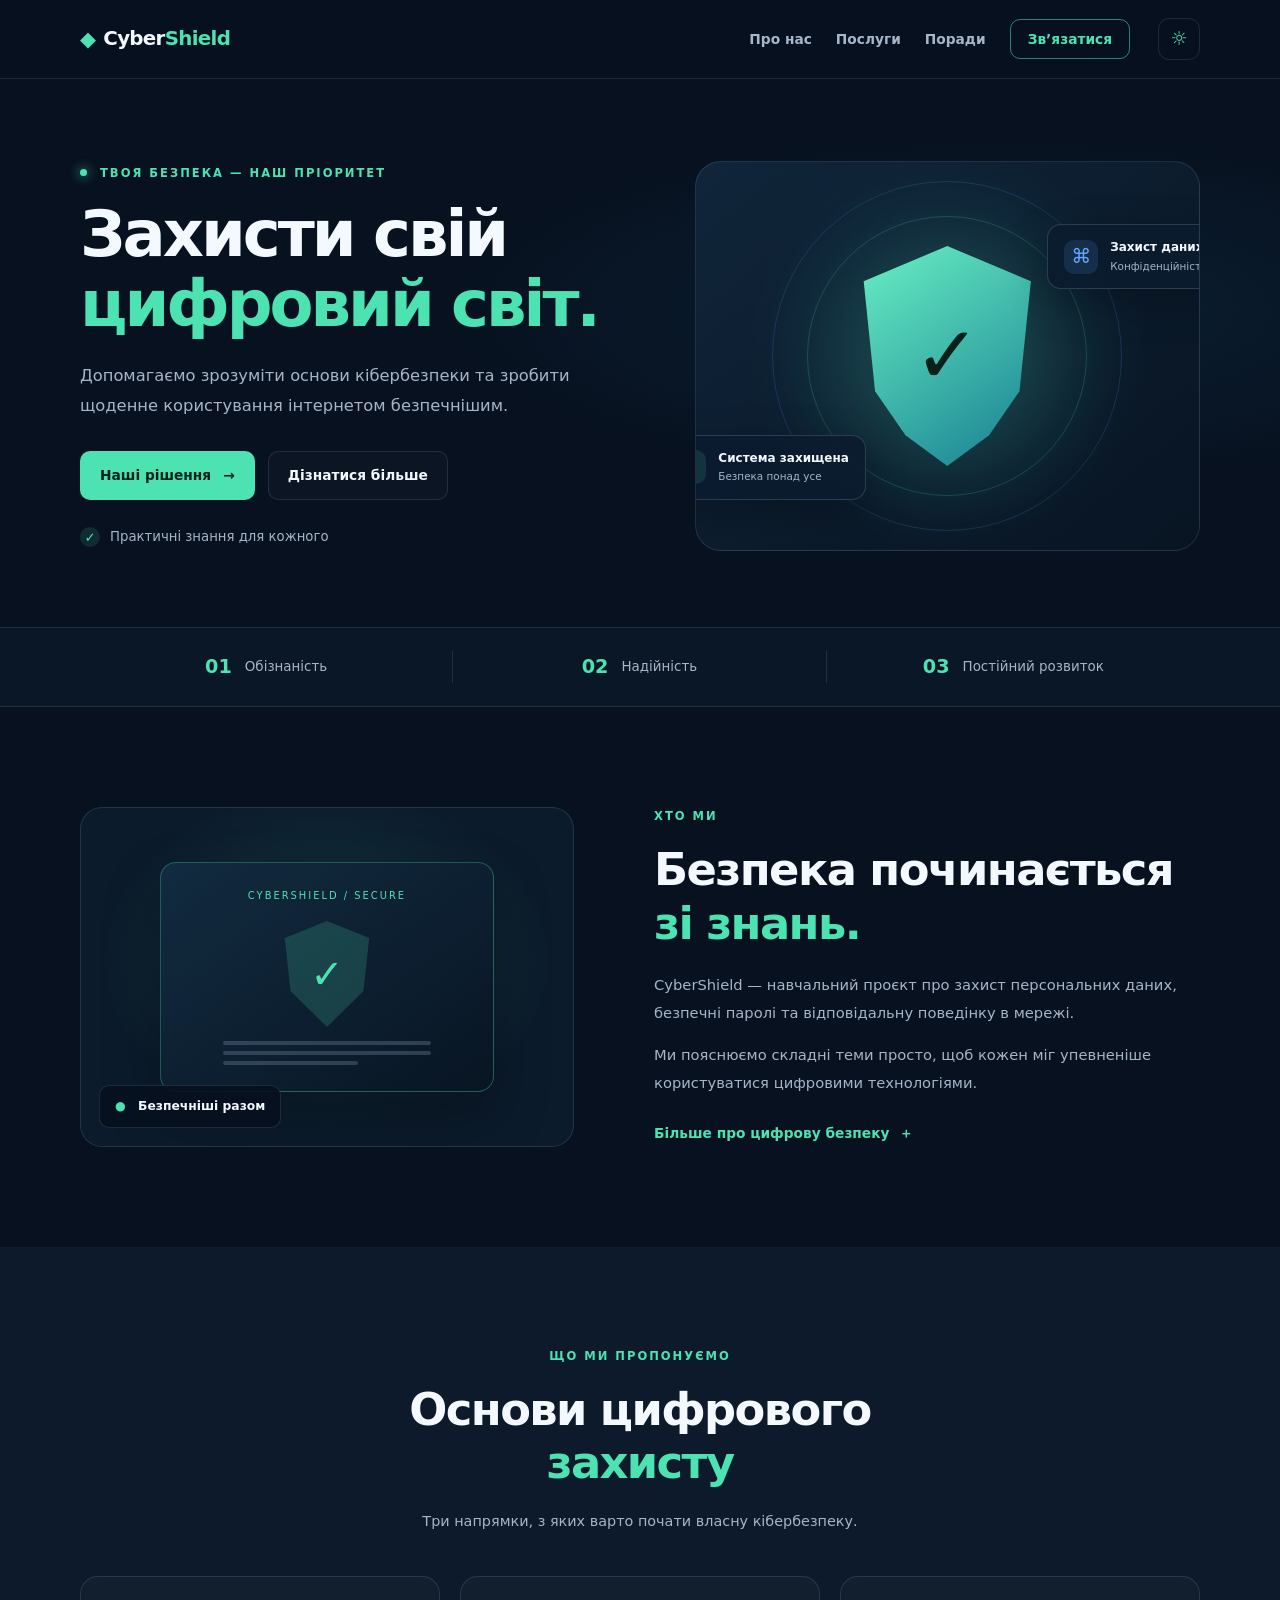
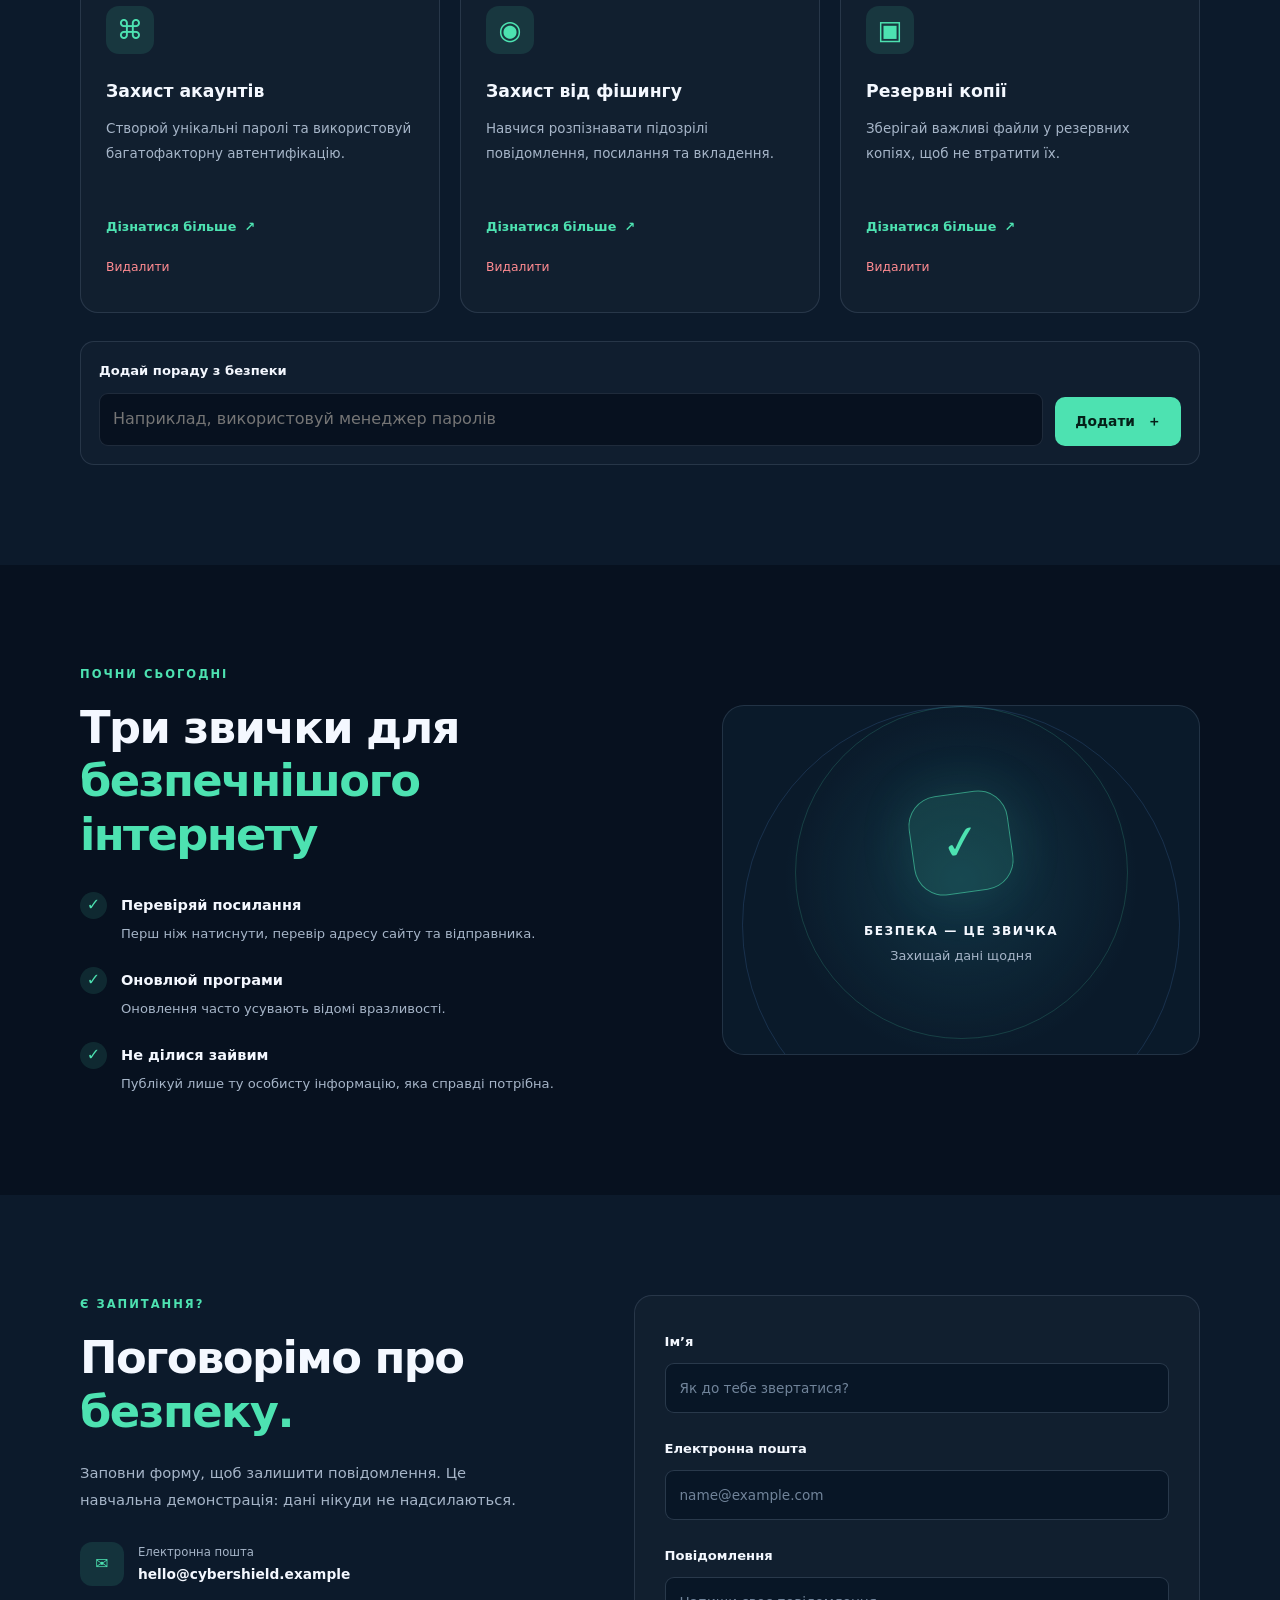
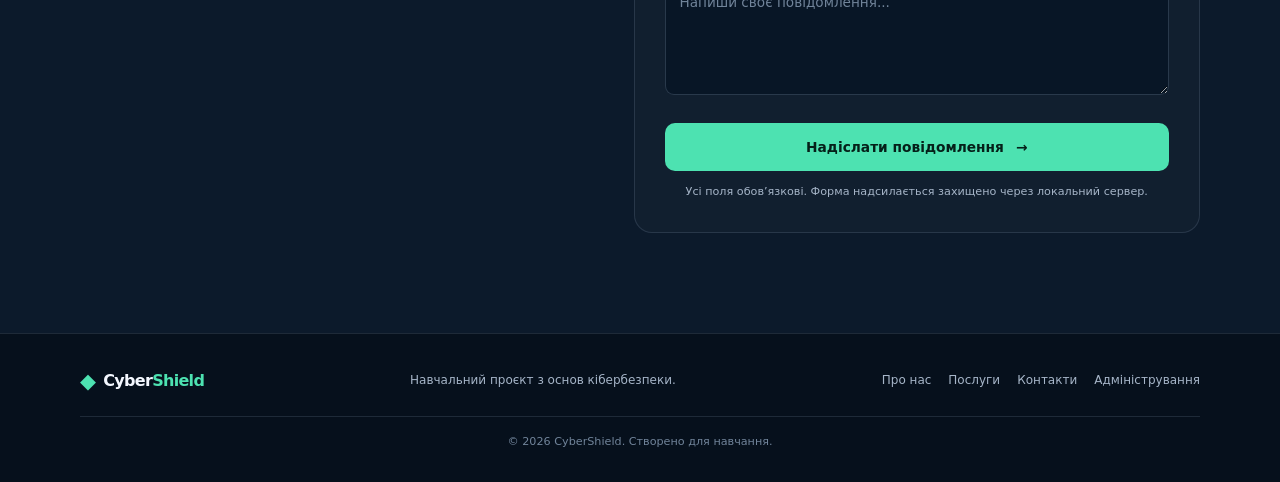
<file: index.html>
<!doctype html>
<html lang="uk">
<head>
  <meta charset="utf-8"><meta name="viewport" content="width=device-width, initial-scale=1">
  <meta name="description" content="CyberShield — прості поради та рішення для цифрової безпеки.">
  <meta name="theme-color" content="#07111f"><title>CyberShield — цифрова безпека</title>
  <link rel="icon" href="favicon.ico" sizes="32x32" type="image/vnd.microsoft.icon">
  <link rel="icon" href="favicon.svg" type="image/svg+xml">
  <link rel="stylesheet" href="styles.css"><link rel="stylesheet" href="interactions.css"><script src="script.js" defer></script>
</head>
<body>
  <header class="site-header" id="top"><div class="container header-inner">
    <a class="brand" href="#top" aria-label="CyberShield — на головну"><span class="brand-mark" aria-hidden="true">◆</span> Cyber<span>Shield</span></a>
    <button class="menu-toggle" type="button" aria-expanded="false" aria-controls="main-nav" aria-label="Відкрити меню"><span></span><span></span><span></span></button>
    <nav id="main-nav" aria-label="Головна навігація"><ul class="nav-list"><li><a href="#about">Про нас</a></li><li><a href="#services">Послуги</a></li><li><a href="#tips">Поради</a></li><li><a class="nav-cta" href="#contact">Зв’язатися</a></li></ul></nav>
    <button class="theme-toggle" type="button" aria-label="Увімкнути світлу тему" title="Змінити тему"><span aria-hidden="true">☼</span></button>
  </div></header>
  <main>
    <section class="hero"><div class="container hero-grid"><div class="hero-copy">
      <p class="eyebrow"><span class="status-dot"></span> ТВОЯ БЕЗПЕКА — НАШ ПРІОРИТЕТ</p><h1>Захисти свій <span>цифровий світ.</span></h1>
      <p class="hero-text">Допомагаємо зрозуміти основи кібербезпеки та зробити щоденне користування інтернетом безпечнішим.</p>
      <div class="hero-actions"><a class="button button-primary" href="#services">Наші рішення <span aria-hidden="true">→</span></a><button class="button button-ghost reveal-button" type="button" aria-expanded="false" aria-controls="hero-extra">Дізнатися більше</button></div>
      <p class="hero-extra" id="hero-extra" hidden>Кілька простих звичок допоможуть краще захистити твої акаунти, пристрої та особисті дані.</p>
      <div class="hero-note"><span class="check-icon">✓</span> Практичні знання для кожного</div></div>
      <div class="hero-visual" role="img" aria-label="Ілюстрація цифрового щита"><div class="shield-glow"></div><div class="shield-illustration"><span>✓</span></div><div class="orbit orbit-a"></div><div class="orbit orbit-b"></div>
        <div class="floating-card card-top"><span class="mini-icon">⌘</span><div><strong>Захист даних</strong><small>Конфіденційність</small></div></div><div class="floating-card card-bottom"><span class="mini-icon green">✓</span><div><strong>Система захищена</strong><small>Безпека понад усе</small></div></div>
      </div></div></section>
    <section class="stats-strip" aria-label="Наші принципи"><div class="container stats-grid"><div><strong>01</strong><span>Обізнаність</span></div><div><strong>02</strong><span>Надійність</span></div><div><strong>03</strong><span>Постійний розвиток</span></div></div></section>
    <section class="section about-section" id="about"><div class="container about-grid"><div class="about-art"><div class="screen-card"><span class="screen-top">CYBERSHIELD / SECURE</span><div class="screen-shield">✓</div><div class="screen-lines"><i></i><i></i><i></i></div></div><div class="image-label"><span>●</span> Безпечніші разом</div></div><div class="section-copy"><p class="eyebrow">ХТО МИ</p><h2>Безпека починається <span>зі знань.</span></h2><p>CyberShield — навчальний проєкт про захист персональних даних, безпечні паролі та відповідальну поведінку в мережі.</p><p>Ми пояснюємо складні теми просто, щоб кожен міг упевненіше користуватися цифровими технологіями.</p><button class="text-link learn-button" type="button" aria-expanded="false" aria-controls="about-extra">Більше про цифрову безпеку <span>＋</span></button><div class="about-extra" id="about-extra" hidden>Почни з малого: увімкни багатофакторну автентифікацію, оновлюй пристрої та перевіряй посилання перед переходом.</div></div></div></section>
    <section class="section services-section" id="services"><div class="container"><div class="section-heading"><p class="eyebrow">ЩО МИ ПРОПОНУЄМО</p><h2>Основи цифрового <span>захисту</span></h2><p>Три напрямки, з яких варто почати власну кібербезпеку.</p></div><div class="service-grid" id="service-grid" aria-live="polite"></div><form class="add-tip-form" id="add-tip-form"><label for="tip-title">Додай пораду з безпеки</label><input id="tip-title" name="tip" maxlength="80" placeholder="Наприклад, використовуй менеджер паролів" required><button class="button button-primary" type="submit">Додати <span>＋</span></button></form></div></section>
    <section class="section tips-section" id="tips"><div class="container tips-grid"><div><p class="eyebrow">ПОЧНИ СЬОГОДНІ</p><h2>Три звички для <span>безпечнішого інтернету</span></h2><ul class="tips-list" id="tips-list" aria-live="polite"></ul></div><div class="tips-panel"><div class="panel-orbit orbit-one"></div><div class="panel-orbit orbit-two"></div><div class="panel-center"><span>✓</span></div><p class="panel-tag">БЕЗПЕКА — ЦЕ ЗВИЧКА</p><p class="panel-small">Захищай дані щодня</p></div></div></section>
    <section class="section contact-section" id="contact"><div class="container contact-grid"><div class="contact-copy"><p class="eyebrow">Є ЗАПИТАННЯ?</p><h2>Поговорімо про <span>безпеку.</span></h2><p>Заповни форму, щоб залишити повідомлення. Це навчальна демонстрація: дані нікуди не надсилаються.</p><div class="contact-detail"><span>✉</span><div><small>Електронна пошта</small><a href="mailto:hello@cybershield.example">hello@cybershield.example</a></div></div></div>
      <form class="contact-form" id="contact-form" action="/api/messages" method="post" novalidate><label for="name">Ім’я</label><input id="name" name="name" type="text" placeholder="Як до тебе звертатися?" autocomplete="name" required minlength="2" aria-describedby="name-error"><span class="field-error" id="name-error"></span><label for="email">Електронна пошта</label><input id="email" name="email" type="email" placeholder="name@example.com" autocomplete="email" required aria-describedby="email-error"><span class="field-error" id="email-error"></span><label for="message">Повідомлення</label><textarea id="message" name="message" rows="4" placeholder="Напиши своє повідомлення..." required minlength="5" aria-describedby="message-error"></textarea><span class="field-error" id="message-error"></span><button class="button button-primary submit-button" type="submit">Надіслати повідомлення <span aria-hidden="true">→</span></button><p class="form-note" id="form-status" role="status" aria-live="polite">Усі поля обов’язкові. Форма надсилається захищено через локальний сервер.</p></form>
    </div></section>
  </main>
  <footer class="site-footer"><div class="container footer-inner"><a class="brand footer-brand" href="#top"><span class="brand-mark">◆</span> Cyber<span>Shield</span></a><p>Навчальний проєкт з основ кібербезпеки.</p><div class="footer-links"><a href="#about">Про нас</a><a href="#services">Послуги</a><a href="mailto:hello@cybershield.example">Контакти</a><a href="/messages">Адміністрування</a></div><small>© 2026 CyberShield. Створено для навчання.</small></div></footer>
</body></html>
</file>
<file: styles.css>
:root {
  --bg: #07111f;
  --bg-soft: #0c1a2b;
  --panel: #102238;
  --text: #f4f8ff;
  --muted: #a6b5c8;
  --accent: #4de2b1;
  --accent-blue: #65a8ff;
  --line: rgba(190, 215, 242, .13);
  --radius: 22px;
}
* { box-sizing: border-box; }
html { scroll-behavior: smooth; scroll-padding-top: 90px; }
body { margin: 0; background: var(--bg); color: var(--text); font-family: system-ui, -apple-system, BlinkMacSystemFont, 'Segoe UI', sans-serif; line-height: 1.65; overflow-wrap: break-word; }
img { display: block; max-width: 100%; }
a { color: inherit; text-decoration: none; }
button, input, textarea { font: inherit; }
.container { width: min(1120px, calc(100% - 48px)); margin-inline: auto; }
.site-header { position: sticky; top: 0; z-index: 10; background: rgba(7,17,31,.91); backdrop-filter: blur(14px); border-bottom: 1px solid var(--line); }
.header-inner { min-height: 78px; display: flex; align-items: center; justify-content: space-between; gap: 28px; }
.brand { display: inline-flex; align-items: center; gap: 8px; font-size: 1.24rem; font-weight: 800; letter-spacing: -.7px; white-space: nowrap; }
.brand > span:last-child { margin-left: -8px; color: var(--accent); }
.brand-mark { color: var(--accent); font-size: 1.3rem; }
.nav-list { display: flex; align-items: center; gap: 30px; list-style: none; padding: 0; margin: 0; }
.nav-list a { color: var(--muted); font-size: .86rem; font-weight: 700; transition: color .2s ease, background .2s ease, border-color .2s ease; }
.nav-list a:hover, .footer-links a:hover { color: var(--accent); }
.nav-list .nav-cta { padding: 11px 17px; border: 1px solid rgba(77,226,177,.55); border-radius: 10px; color: var(--accent); }
.nav-list .nav-cta:hover { color: var(--bg); background: var(--accent); }
a:focus-visible, button:focus-visible, input:focus-visible, textarea:focus-visible { outline: 3px solid var(--accent-blue); outline-offset: 4px; }
.hero { padding: 82px 0 76px; background: radial-gradient(ellipse at 78% 42%, rgba(27,91,130,.2), transparent 40%), var(--bg); }
.hero-grid { display: grid; grid-template-columns: 1.05fr .95fr; align-items: center; gap: 56px; }
.eyebrow { margin: 0 0 17px; color: var(--accent); font-size: .72rem; font-weight: 800; letter-spacing: 2px; }
.status-dot { display: inline-block; width: 7px; height: 7px; margin: 0 7px 1px 0; border-radius: 50%; background: var(--accent); box-shadow: 0 0 12px var(--accent); }
h1, h2, h3, p { margin-top: 0; }
h1 { max-width: 620px; margin-bottom: 22px; font-size: clamp(2.7rem, 5vw, 4.35rem); line-height: 1.08; letter-spacing: -3px; }
h1 span, h2 span { color: var(--accent); }
.hero-text { max-width: 510px; color: var(--muted); font-size: 1.02rem; line-height: 1.85; }
.hero-actions { display: flex; flex-wrap: wrap; gap: 13px; margin-top: 30px; }
.button { min-height: 48px; display: inline-flex; align-items: center; justify-content: center; gap: 12px; padding: 12px 19px; border: 1px solid transparent; border-radius: 10px; cursor: pointer; font-weight: 800; font-size: .86rem; transition: transform .2s ease, background .2s ease, border-color .2s ease; }
.button:hover { transform: translateY(-3px); }
.button-primary { background: var(--accent); color: #052019; }
.button-primary:hover { background: #8af4d0; }
.button-ghost { color: var(--text); border-color: var(--line); background: rgba(255,255,255,.02); }
.button-ghost:hover { border-color: var(--accent); }
.hero-note { display: flex; align-items: center; gap: 10px; margin-top: 26px; color: var(--muted); font-size: .83rem; }
.check-icon { display: grid; place-items: center; width: 20px; height: 20px; border-radius: 50%; background: rgba(77,226,177,.13); color: var(--accent); }
.hero-visual { position: relative; min-width: 0; }
.hero-visual > img { width: 100%; filter: drop-shadow(0 24px 45px rgba(0,0,0,.28)); }
.floating-card { position: absolute; display: flex; align-items: center; gap: 12px; padding: 13px 16px; border: 1px solid rgba(180,215,246,.18); border-radius: 14px; background: rgba(12,28,47,.94); box-shadow: 0 14px 40px rgba(0,0,0,.25); }
.card-top { top: 16%; right: -5%; }
.card-bottom { bottom: 13%; left: -8%; }
.mini-icon { display: grid; place-items: center; width: 34px; height: 34px; border-radius: 10px; background: rgba(101,168,255,.13); color: var(--accent-blue); font-size: 1.25rem; }
.mini-icon.green { background: rgba(77,226,177,.12); color: var(--accent); }
.floating-card strong, .floating-card small { display: block; }
.floating-card strong { font-size: .75rem; }
.floating-card small { color: var(--muted); font-size: .65rem; }
.stats-strip { border-block: 1px solid var(--line); background: #091726; }
.stats-grid { display: grid; grid-template-columns: repeat(3,1fr); padding: 23px 0; }
.stats-grid > div { display: flex; justify-content: center; align-items: center; gap: 13px; border-right: 1px solid var(--line); }
.stats-grid > div:last-child { border: 0; }
.stats-grid strong { color: var(--accent); font-size: 1.2rem; }
.stats-grid span { color: var(--muted); font-size: .84rem; }
.section { padding: 100px 0; }
.about-grid { display: grid; grid-template-columns: .95fr 1.05fr; align-items: center; gap: 80px; }
.about-image { position: relative; }
.about-image img { width: 100%; border: 1px solid var(--line); border-radius: var(--radius); }
.image-label { position: absolute; bottom: 18px; left: 18px; padding: 10px 15px; border: 1px solid var(--line); border-radius: 10px; background: rgba(7,17,31,.92); font-size: .77rem; font-weight: 700; }
.image-label span { margin-right: 8px; color: var(--accent); }
h2 { margin-bottom: 20px; font-size: clamp(2rem, 3.5vw, 3rem); line-height: 1.2; letter-spacing: -1.6px; }
.section-copy > p:not(.eyebrow), .contact-copy > p:not(.eyebrow) { color: var(--muted); font-size: .92rem; line-height: 1.9; }
.text-link { display: inline-flex; gap: 9px; align-items: center; margin-top: 10px; color: var(--accent); font-weight: 800; font-size: .86rem; }
.text-link:hover { text-decoration: underline; text-underline-offset: 5px; }
.services-section { background: var(--bg-soft); }
.section-heading { max-width: 650px; margin: 0 auto 42px; text-align: center; }
.section-heading > p:last-child { color: var(--muted); font-size: .9rem; }
.service-grid { display: grid; grid-template-columns: repeat(3,minmax(0,1fr)); gap: 20px; }
.service-card { padding: 29px 25px; border: 1px solid var(--line); border-radius: 18px; background: rgba(255,255,255,.025); transition: transform .22s ease, border-color .22s ease, background .22s ease; }
.service-card:hover { transform: translateY(-6px); border-color: rgba(77,226,177,.5); background: rgba(77,226,177,.045); }
.featured-card { border-color: rgba(77,226,177,.36); background: rgba(77,226,177,.045); }
.service-icon { display: grid; place-items: center; width: 48px; height: 48px; margin-bottom: 23px; border-radius: 13px; background: rgba(77,226,177,.12); color: var(--accent); font-size: 1.65rem; }
.service-card h3 { margin-bottom: 12px; font-size: 1.08rem; }
.service-card p { min-height: 82px; color: var(--muted); font-size: .84rem; line-height: 1.8; }
.service-card a { display: inline-flex; gap: 8px; color: var(--accent); font-size: .8rem; font-weight: 800; }
.service-card a:hover { gap: 13px; }
.tips-grid { display: grid; grid-template-columns: 1fr .85fr; align-items: center; gap: 80px; }
.tips-list { display: grid; gap: 22px; margin: 30px 0 0; padding: 0; list-style: none; }
.tips-list li { display: flex; gap: 14px; }
.tips-list li > span { flex: 0 0 27px; display: grid; place-items: center; width: 27px; height: 27px; border-radius: 50%; background: rgba(77,226,177,.12); color: var(--accent); font-weight: 800; }
.tips-list strong { font-size: .91rem; }
.tips-list p { margin: 5px 0 0; color: var(--muted); font-size: .82rem; }
.tips-panel { min-height: 350px; position: relative; display: grid; align-content: center; justify-items: center; overflow: hidden; border: 1px solid var(--line); border-radius: var(--radius); background: radial-gradient(circle at center, rgba(39,130,148,.24), transparent 60%), #0a1a2a; }
.panel-orbit { position: absolute; border: 1px solid rgba(77,226,177,.18); border-radius: 50%; aspect-ratio: 1; }
.orbit-one { width: 70%; }
.orbit-two { width: 92%; border-color: rgba(101,168,255,.16); }
.panel-center { z-index: 1; display: grid; place-items: center; width: 100px; height: 100px; border: 1px solid rgba(77,226,177,.55); border-radius: 30px; background: rgba(77,226,177,.12); color: var(--accent); font-size: 3rem; box-shadow: 0 0 55px rgba(77,226,177,.12); transform: rotate(-8deg); }
.panel-tag { z-index: 1; margin: 28px 0 4px; font-size: .76rem; font-weight: 800; letter-spacing: 1.5px; }
.panel-small { z-index: 1; margin: 0; color: var(--muted); font-size: .8rem; }
.contact-section { background: var(--bg-soft); }
.contact-grid { display: grid; grid-template-columns: .9fr 1.1fr; gap: 90px; align-items: start; }
.contact-detail { display: flex; align-items: center; gap: 14px; margin-top: 28px; }
.contact-detail > span { display: grid; place-items: center; width: 44px; height: 44px; border-radius: 12px; background: rgba(77,226,177,.12); color: var(--accent); }
.contact-detail small, .contact-detail a { display: block; }
.contact-detail small { color: var(--muted); font-size: .73rem; }
.contact-detail a { font-size: .86rem; font-weight: 700; }
.contact-detail a:hover { color: var(--accent); }
.contact-form { display: grid; gap: 10px; padding: 30px; border: 1px solid var(--line); border-radius: 18px; background: rgba(255,255,255,.025); }
.contact-form label { margin-top: 5px; font-size: .82rem; font-weight: 700; }
.contact-form input, .contact-form textarea { width: 100%; min-width: 0; padding: 13px 14px; border: 1px solid rgba(190,215,242,.18); border-radius: 9px; background: #081626; color: var(--text); font-size: .85rem; transition: border-color .2s ease, box-shadow .2s ease; }
.contact-form input::placeholder, .contact-form textarea::placeholder { color: #71849a; }
.contact-form input:focus, .contact-form textarea:focus { border-color: var(--accent); box-shadow: 0 0 0 3px rgba(77,226,177,.08); outline: none; }
.contact-form textarea { resize: vertical; }
.submit-button { width: 100%; margin-top: 8px; }
.form-note { margin: 2px 0 0; color: var(--muted); font-size: .7rem; text-align: center; }
.site-footer { padding: 30px 0; border-top: 1px solid var(--line); background: #06101c; }
.footer-inner { display: flex; align-items: center; justify-content: space-between; flex-wrap: wrap; gap: 18px 25px; }
.footer-brand { font-size: 1rem; }
.footer-inner > p { margin: 0; color: var(--muted); font-size: .75rem; }
.footer-links { display: flex; gap: 17px; }
.footer-links a { color: var(--muted); font-size: .75rem; transition: color .2s ease; }
.footer-inner > small { width: 100%; padding-top: 16px; border-top: 1px solid var(--line); color: #71849a; font-size: .7rem; text-align: center; }

@media (max-width: 900px) {
  .container { width: min(100% - 40px, 700px); }
  .header-inner { min-height: 72px; }
  .nav-list { gap: 17px; }
  .nav-list a { font-size: .78rem; }
  .hero { padding: 65px 0; }
  .hero-grid { gap: 24px; grid-template-columns: 1fr 1fr; }
  h1 { font-size: clamp(2.45rem, 6vw, 3.5rem); letter-spacing: -2px; }
  .card-top { right: -2%; }
  .card-bottom { left: -2%; }
  .floating-card { padding: 10px 12px; }
  .about-grid, .tips-grid { gap: 40px; }
  .contact-grid { gap: 40px; }
  .section { padding: 78px 0; }
}
@media (max-width: 600px) {
  .container { width: calc(100% - 36px); }
  .header-inner { align-items: flex-start; flex-direction: column; gap: 10px; padding-top: 15px; padding-bottom: 14px; }
  .brand { font-size: 1.13rem; }
  .nav-list { width: 100%; flex-wrap: wrap; gap: 8px 17px; }
  .nav-list a { font-size: .76rem; }
  .nav-list .nav-cta { padding: 6px 10px; }
  .hero { padding: 50px 0 42px; }
  .hero-grid { grid-template-columns: 1fr; gap: 25px; }
  .hero-copy { min-width: 0; }
  .eyebrow { font-size: .65rem; letter-spacing: 1.5px; }
  h1 { font-size: clamp(2.45rem, 12vw, 3.25rem); letter-spacing: -1.8px; }
  .hero-text { font-size: .9rem; }
  .hero-actions { gap: 10px; }
  .button { padding: 11px 13px; font-size: .77rem; }
  .hero-visual { width: 100%; max-width: 390px; margin: 0 auto; }
  .floating-card { gap: 8px; padding: 8px 10px; }
  .floating-card strong { font-size: .65rem; }
  .floating-card small { font-size: .58rem; }
  .mini-icon { width: 28px; height: 28px; }
  .card-top { top: 10%; right: -1%; }
  .card-bottom { bottom: 8%; left: -1%; }
  .stats-grid { padding: 17px 0; gap: 6px; }
  .stats-grid > div { flex-direction: column; gap: 2px; text-align: center; }
  .stats-grid strong { font-size: 1rem; }
  .stats-grid span { font-size: .66rem; }
  .section { padding: 62px 0; }
  .about-grid, .tips-grid, .contact-grid { grid-template-columns: 1fr; gap: 32px; }
  .about-image { max-width: 460px; }
  h2 { font-size: 2.1rem; letter-spacing: -1px; }
  .section-copy > p:not(.eyebrow), .contact-copy > p:not(.eyebrow) { font-size: .86rem; }
  .section-heading { margin-bottom: 28px; text-align: left; }
  .service-grid { grid-template-columns: 1fr; gap: 14px; }
  .service-card { padding: 23px; }
  .service-card p { min-height: 0; }
  .service-icon { margin-bottom: 15px; }
  .tips-panel { min-height: 285px; }
  .contact-form { padding: 22px 18px; }
  .footer-inner { justify-content: center; text-align: center; }
  .footer-inner > p { width: 100%; }
  .footer-links { justify-content: center; width: 100%; }
}
@media (prefers-reduced-motion: reduce) {
  *, *::before, *::after { scroll-behavior: auto !important; transition-duration: .01ms !important; animation-duration: .01ms !important; }
}
</file>
<file: interactions.css>
:root { color-scheme: dark; --bg: #07111f; --bg-soft: #0c1a2b; --panel: #102238; --text: #f4f8ff; --muted: #a6b5c8; --accent: #4de2b1; --accent-blue: #65a8ff; --line: rgba(190,215,242,.13); }
:root[data-theme="light"] { color-scheme: light; --bg: #f4f8fc; --bg-soft: #eaf1f7; --panel: #fff; --text: #102238; --muted: #53667a; --accent: #087e60; --accent-blue: #2769bb; --line: rgba(20,45,72,.16); }
body, .site-header, .stats-strip, .services-section, .contact-section, .site-footer, .service-card, .contact-form, .contact-form input, .contact-form textarea { transition: background-color .2s ease, color .2s ease, border-color .2s ease; }
:root[data-theme="light"] .site-header { background: rgba(244,248,252,.94); }
:root[data-theme="light"] .stats-strip, :root[data-theme="light"] .site-footer { background: #eaf1f7; }
:root[data-theme="light"] .contact-form input, :root[data-theme="light"] .contact-form textarea { background: #fff; }
[hidden] { display: none !important; }
:root[data-theme="light"] .floating-card, :root[data-theme="light"] .image-label { background: rgba(255,255,255,.94); }
.header-inner { position: relative; }
.theme-toggle, .menu-toggle { display: grid; place-items: center; width: 42px; height: 42px; border: 1px solid var(--line); border-radius: 11px; background: transparent; color: var(--accent); cursor: pointer; font-size: 1.2rem; }
.theme-toggle:hover, .menu-toggle:hover { border-color: var(--accent); }
.menu-toggle { display: none; gap: 4px; align-content: center; }
.menu-toggle span { width: 18px; height: 2px; background: currentColor; border-radius: 2px; }
.header-inner nav { margin-left: auto; }
.header-inner nav .nav-list { gap: 24px; }
.hero-extra, .about-extra { max-width: 490px; margin: 18px 0 0; padding: 14px 16px; border-left: 2px solid var(--accent); border-radius: 0 10px 10px 0; background: rgba(77,226,177,.08); color: var(--muted); font-size: .86rem; }
.learn-button { border: 0; padding: 0; background: none; cursor: pointer; font-family: inherit; }
.hero-visual { min-height: 390px; display: grid; place-items: center; overflow: hidden; border: 1px solid var(--line); border-radius: 26px; background: radial-gradient(circle at 50% 48%, rgba(46,148,151,.2), transparent 62%), linear-gradient(140deg,#10253a,#081422); }
.shield-glow { position: absolute; width: 220px; height: 220px; border-radius: 50%; background: rgba(77,226,177,.13); filter: blur(40px); }
.shield-illustration { z-index: 1; display: grid; place-items: center; width: 190px; height: 220px; clip-path: polygon(50% 0,94% 16%,88% 66%,72% 86%,50% 100%,28% 86%,12% 66%,6% 16%); background: linear-gradient(145deg,#6af2c5,#167c91); color: #082019; font-size: 5rem; box-shadow: 0 0 60px rgba(77,226,177,.25); }
.orbit { position: absolute; width: 280px; height: 280px; border: 1px solid rgba(77,226,177,.2); border-radius: 50%; }
.orbit-b { width: 350px; height: 350px; border-color: rgba(101,168,255,.16); }
.floating-card { z-index: 2; }
.about-art { min-height: 340px; position: relative; display: grid; place-items: center; overflow: hidden; border: 1px solid var(--line); border-radius: var(--radius); background: radial-gradient(ellipse at 50% 45%,rgba(77,226,177,.15),transparent 65%),#0b1b2c; }
.screen-card { width: 68%; min-height: 230px; padding: 18px; border: 1px solid rgba(77,226,177,.32); border-radius: 16px; background: linear-gradient(145deg,#122b40,#081523); box-shadow: 0 24px 55px rgba(0,0,0,.3); text-align: center; }
.screen-top { color: var(--accent); font-size: .62rem; letter-spacing: 2px; }
.screen-shield { display: grid; place-items: center; width: 96px; height: 106px; margin: 14px auto; clip-path: polygon(50% 0,94% 16%,88% 66%,50% 100%,12% 66%,6% 16%); background: rgba(77,226,177,.18); color: var(--accent); font-size: 2.5rem; }
.screen-lines { display: grid; gap: 6px; width: 70%; margin: auto; }
.screen-lines i { height: 4px; border-radius: 5px; background: rgba(190,215,242,.2); }
.screen-lines i:last-child { width: 65%; }
.about-art .image-label { z-index: 1; }
.add-tip-form { display: flex; align-items: end; flex-wrap: wrap; gap: 12px; margin-top: 28px; padding: 18px; border: 1px solid var(--line); border-radius: 14px; background: rgba(255,255,255,.02); }
.add-tip-form label { width: 100%; font-size: .82rem; font-weight: 700; }
.add-tip-form input { flex: 1 1 230px; min-width: 0; padding: 12px 13px; border: 1px solid var(--line); border-radius: 9px; background: var(--bg); color: var(--text); }
.remove-item { display: block; margin-top: 13px; padding: 5px 0; border: 0; background: none; color: #ff8b91; cursor: pointer; font: inherit; font-size: .77rem; }
.remove-item:hover { text-decoration: underline; }
.field-error { min-height: 0; color: #ff999e; font-size: .75rem; }
.field-error:not(:empty) { min-height: 1.25em; }
.contact-form [aria-invalid="true"] { border-color: #ff777f; }
.form-note.success { color: var(--accent); font-weight: 700; }
@media (max-width: 900px) {
  .menu-toggle { display: grid; margin-left: auto; }
  .header-inner nav { display: none; position: absolute; top: calc(100% + 1px); left: -20px; right: -20px; padding: 14px 20px 18px; border-bottom: 1px solid var(--line); background: var(--bg); }
  .header-inner nav.is-open { display: block; }
  .header-inner nav .nav-list { align-items: stretch; flex-direction: column; gap: 8px; }
  .header-inner nav .nav-list a { display: block; padding: 10px 8px; }
  .theme-toggle { flex: 0 0 auto; }
  .header-inner { flex-direction: row; align-items: center; gap: 12px; }
}
@media (max-width: 600px) {
  .hero-visual { min-height: 310px; }
  .shield-illustration { width: 145px; height: 175px; }
  .orbit { width: 230px; height: 230px; }
  .orbit-b { width: 290px; height: 290px; }
  .about-art { min-height: 280px; }
  .add-tip-form .button { flex: 1; }
}
</file>
